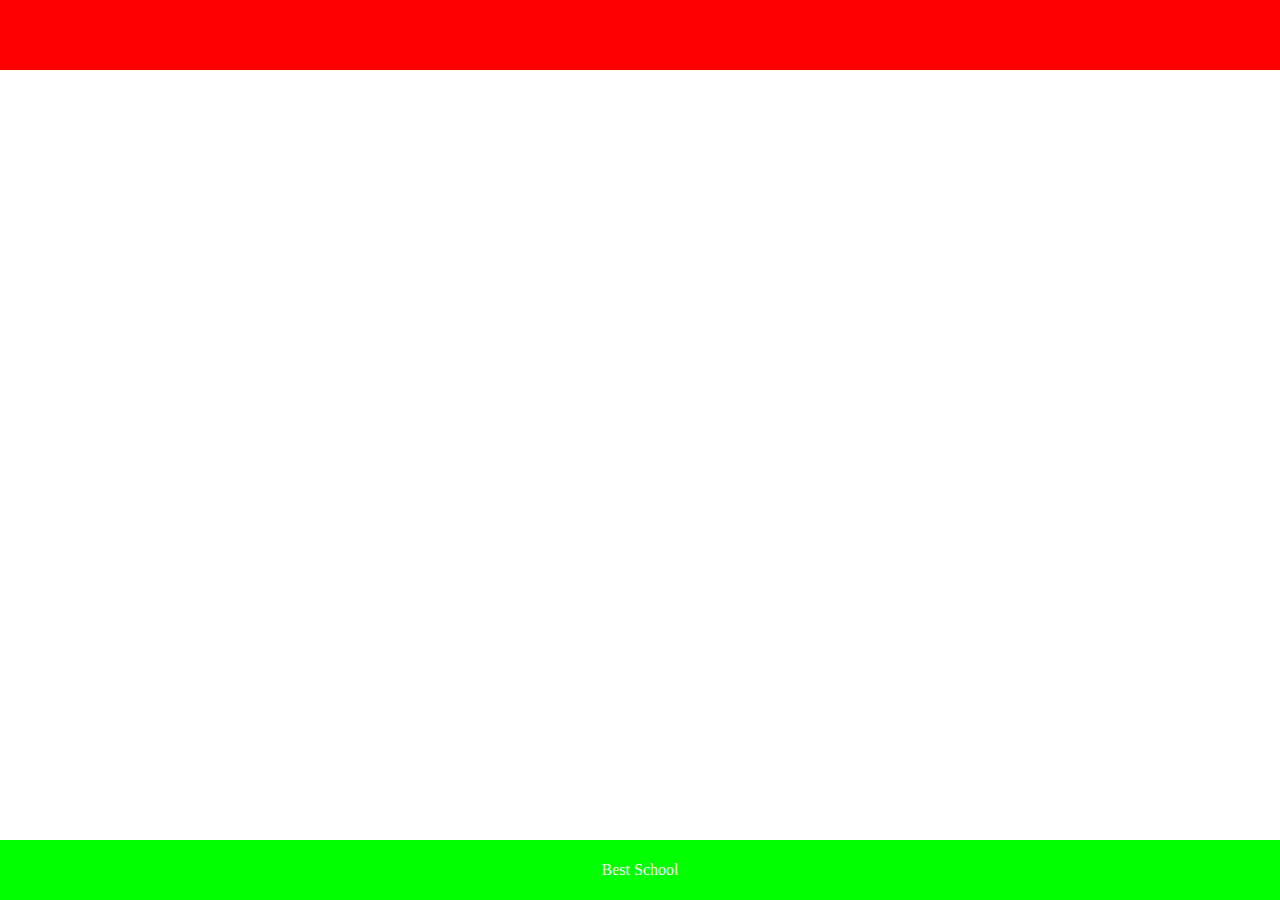
<file: web_static/0-index.html>
<!DOCTYPE html>
<html lang="en">
<head>
  <meta charset="UTF-8">
  <meta name="viewport" content="width=device-width, initial-scale=1.0">
  <title>AirBnB</title>
</head>
<body style="margin: 0; padding: 0;">
  <header style="background-color: #FF0000; color: white; height: 70px; width: 100%;">
  </header>
  
  <footer style="background-color: #00FF00; color: white; text-align: center; height: 60px; width: 100%; display: flex; justify-content: center; align-items: center; position: fixed; bottom: 0;">
    Best School
  </footer>
</body>
</html>
</file>
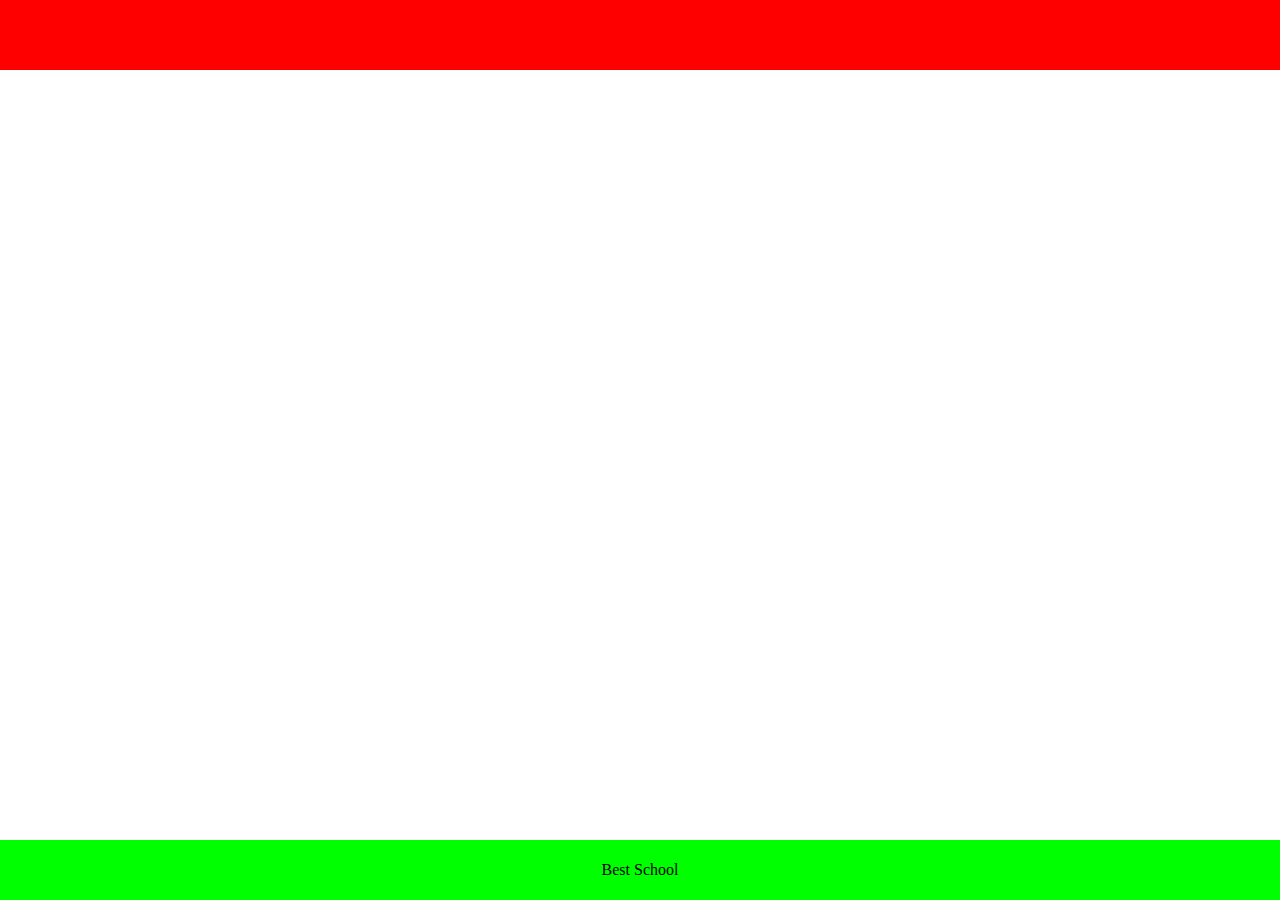
<file: web_static/1-index.html>
<!DOCTYPE html>
<html lang="en">
<head>
  <meta charset="UTF-8">
  <meta name="viewport" content="width=device-width, initial-scale=1.0">
  <title>AirBnB</title>
  <style>
    body {
      margin: 0;
      padding: 0;
    }
    header {
        background-color: #FF0000;
        height: 70px;
        width: 100%;
    }
    footer {
        background-color: #00FF00;
        height: 60px;
        width: 100%;
        display: flex;
        justify-content: center;
        align-items: center;
        position: fixed;
        bottom: 0
    }
  </style>
</head>
<body style="margin: 0; padding: 0;">
  <header>
  </header>
  
  <footer>
    Best School
  </footer>
</body>
</html>
</file>
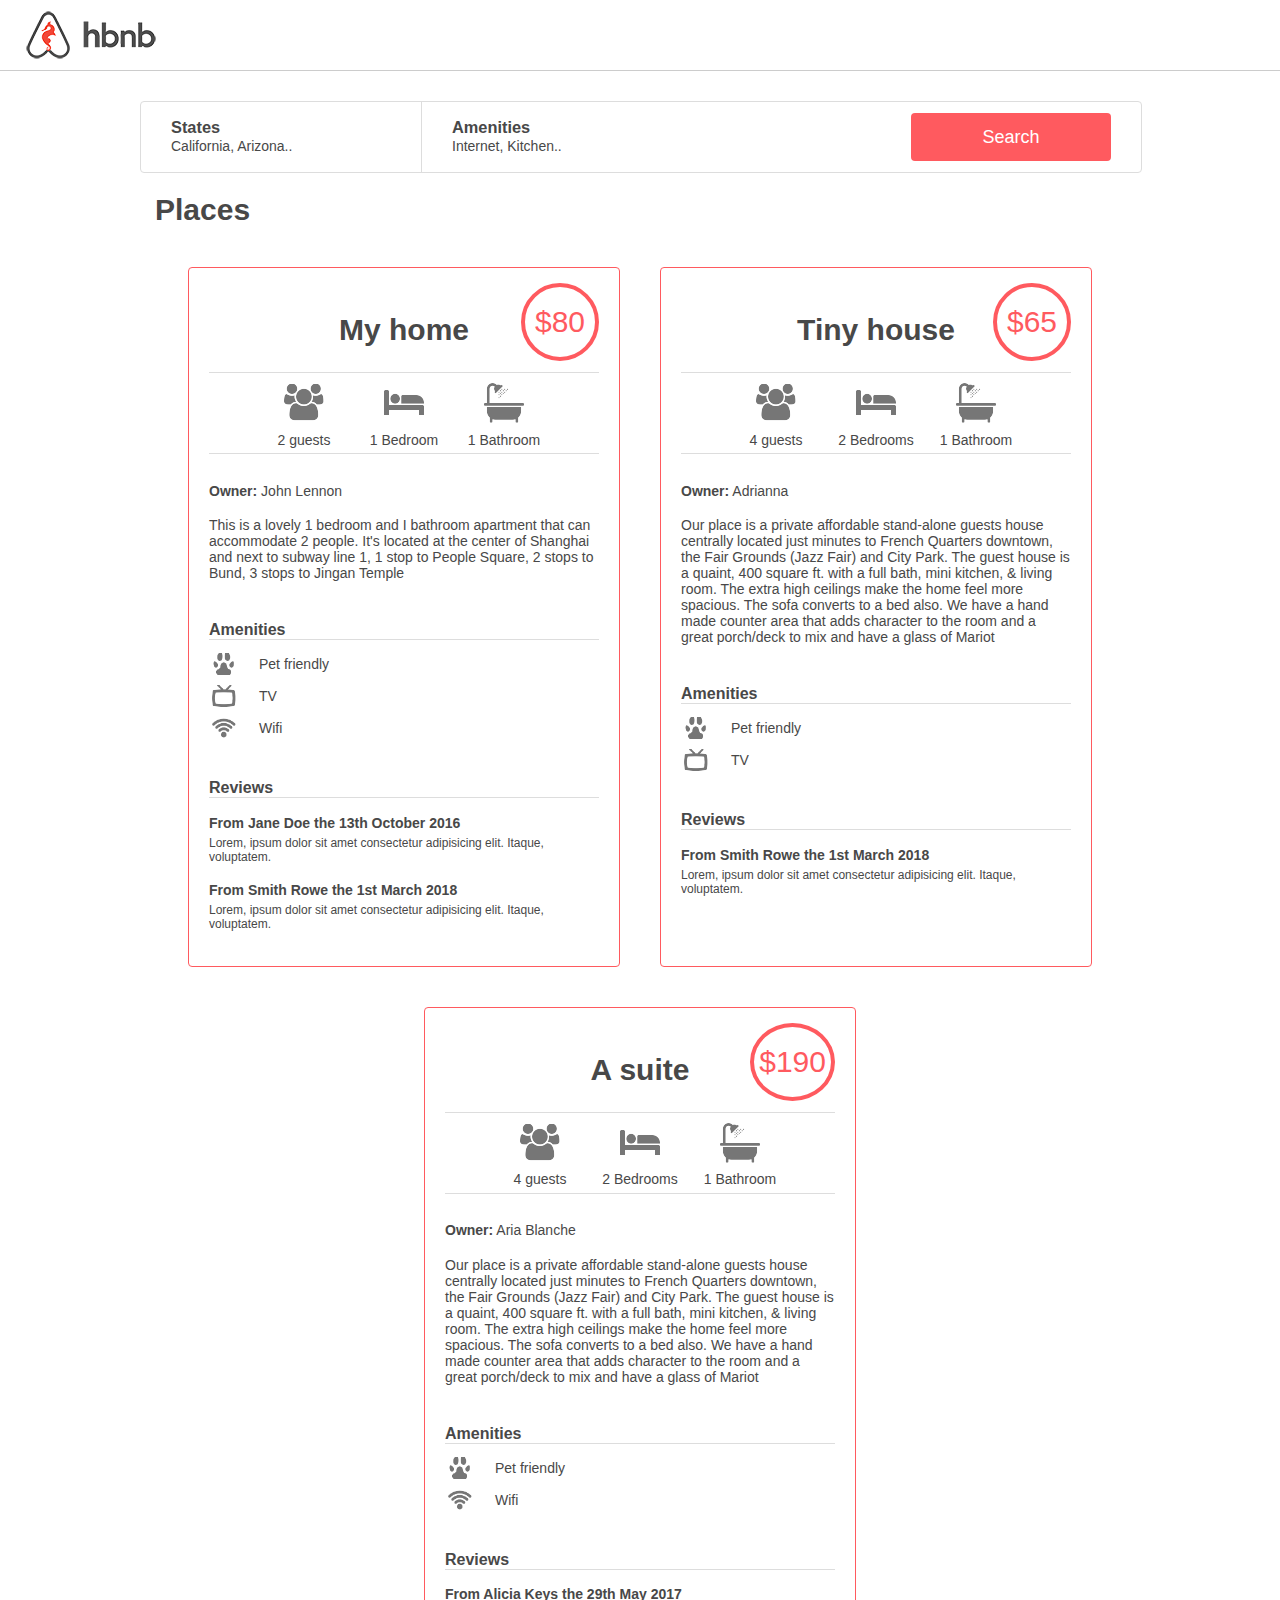
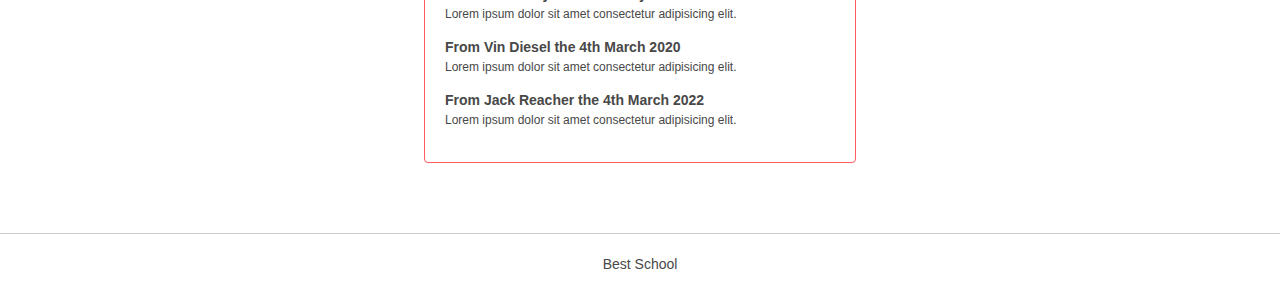
<file: web_static/102-index.html>
<!DOCTYPE html>
<html lang="en">
  <head>
    <meta charset="UTF-8" />
    <meta http-equiv="X-UA-Compatible" content="IE=edge" />
    <meta name="viewport" content="width=device-width, initial-scale=1.0" />
    <title>AirBnB Clone</title>
    <link rel="shortcut icon" href="images/icon.png" type="image/x-icon" />
    <link rel="stylesheet" href="styles/102-common.css" />
    <link rel="stylesheet" href="styles/102-header.css" />
    <link rel="stylesheet" href="styles/102-filters.css" />
    <link rel="stylesheet" href="styles/102-places.css" />
    <link rel="stylesheet" href="styles/102-footer.css" />
  </head>
  <body>
    <header></header>
    <div class="container">
      <section class="filters">
        <div class="locations">
          <h3>States</h3>
          <h4>California, Arizona..</h4>
          <ul class="popover">
            <li>
              <ul>
                <li class="heading">California:</li>
                <li>San Diego</li>
                <li>Berkeley</li>
              </ul>
            </li>
            <li>
              <ul>
                <li class="heading">Illinois:</li>
                <li>Chicago</li>
                <li>Miami</li>
              </ul>
            </li>
          </ul>
        </div>
        <div class="amenities">
          <h3>Amenities</h3>
          <h4>Internet, Kitchen..</h4>
          <ul class="popover">
            <li>
              <ul>
                <li>Internet</li>
                <li>Kitchen</li>
                <li>Wifi</li>
              </ul>
            </li>
          </ul>
        </div>
        <button>Search</button>
      </section>
      <section class="places">
        <h1>Places</h1>
        <article>
          <h2>My home</h2>
          <div class="price_by_night">&#36;80</div>
          <div class="information">
            <div class="max_guest"><h4>2 guests</h4></div>
            <div class="number_rooms"><h4>1 Bedroom</h4></div>
            <div class="number_bathrooms"><h4>1 Bathroom</h4></div>
          </div>
          <div class="user">
            <h4><span>Owner:</span> John Lennon</h4>
          </div>
          <div class="description">
            This is a lovely 1 bedroom and I bathroom apartment that can
            accommodate 2 people. It's located at the center of Shanghai and
            next to subway line 1, 1 stop to People Square, 2 stops to Bund, 3
            stops to Jingan Temple
          </div>
          <div class="amenities">
            <h2>Amenities</h2>
            <ul>
              <li class="pet">Pet friendly</li>
              <li class="tv">TV</li>
              <li class="wifi">Wifi</li>
            </ul>
          </div>
          <div class="reviews">
            <h2>Reviews</h2>
            <ul>
              <li>
                <h3>From Jane Doe the 13th October 2016</h3>
                <p>
                  Lorem, ipsum dolor sit amet consectetur adipisicing elit.
                  Itaque, voluptatem.
                </p>
              </li>
              <li>
                <h3>From Smith Rowe the 1st March 2018</h3>
                <p>
                  Lorem, ipsum dolor sit amet consectetur adipisicing elit.
                  Itaque, voluptatem.
                </p>
              </li>
            </ul>
          </div>
        </article>
        <article>
          <h2>Tiny house</h2>
          <div class="price_by_night">&#36;65</div>
          <div class="information">
            <div class="max_guest"><h4>4 guests</h4></div>
            <div class="number_rooms"><h4>2 Bedrooms</h4></div>
            <div class="number_bathrooms"><h4>1 Bathroom</h4></div>
          </div>
          <div class="user">
            <h4><span>Owner:</span> Adrianna</h4>
          </div>
          <div class="description">
            Our place is a private affordable stand-alone guests house centrally
            located just minutes to French Quarters downtown, the Fair Grounds
            (Jazz Fair) and City Park. The guest house is a quaint, 400 square
            ft. with a full bath, mini kitchen, & living room. The extra high
            ceilings make the home feel more spacious. The sofa converts to a
            bed also. We have a hand made counter area that adds character to
            the room and a great porch/deck to mix and have a glass of Mariot
          </div>
          <div class="amenities">
            <h2>Amenities</h2>
            <ul>
              <li class="pet">Pet friendly</li>
              <li class="tv">TV</li>
            </ul>
          </div>
          <div class="reviews">
            <h2>Reviews</h2>
            <ul>
              <li>
                <h3>From Smith Rowe the 1st March 2018</h3>
                <p>
                  Lorem, ipsum dolor sit amet consectetur adipisicing elit.
                  Itaque, voluptatem.
                </p>
              </li>
            </ul>
          </div>
        </article>
        <article>
          <h2>A suite</h2>
          <div class="price_by_night">&#36;190</div>
          <div class="information">
            <div class="max_guest"><h4>4 guests</h4></div>
            <div class="number_rooms"><h4>2 Bedrooms</h4></div>
            <div class="number_bathrooms"><h4>1 Bathroom</h4></div>
          </div>
          <div class="user">
            <h4><span>Owner:</span> Aria Blanche</h4>
          </div>
          <div class="description">
            Our place is a private affordable stand-alone guests house centrally
            located just minutes to French Quarters downtown, the Fair Grounds
            (Jazz Fair) and City Park. The guest house is a quaint, 400 square
            ft. with a full bath, mini kitchen, & living room. The extra high
            ceilings make the home feel more spacious. The sofa converts to a
            bed also. We have a hand made counter area that adds character to
            the room and a great porch/deck to mix and have a glass of Mariot
          </div>
          <div class="amenities">
            <h2>Amenities</h2>
            <ul>
              <li class="pet">Pet friendly</li>
              <li class="wifi">Wifi</li>
            </ul>
          </div>
          <div class="reviews">
            <h2>Reviews</h2>
            <ul>
              <li>
                <h3>From Alicia Keys the 29th May 2017</h3>
                <p>Lorem ipsum dolor sit amet consectetur adipisicing elit.</p>
              </li>
              <li>
                <h3>From Vin Diesel the 4th March 2020</h3>
                <p>Lorem ipsum dolor sit amet consectetur adipisicing elit.</p>
              </li>
              <li>
                <h3>From Jack Reacher the 4th March 2022</h3>
                <p>Lorem ipsum dolor sit amet consectetur adipisicing elit.</p>
              </li>
            </ul>
          </div>
        </article>
      </section>
    </div>
    <footer>Best School</footer>
  </body>
</html>
</file>
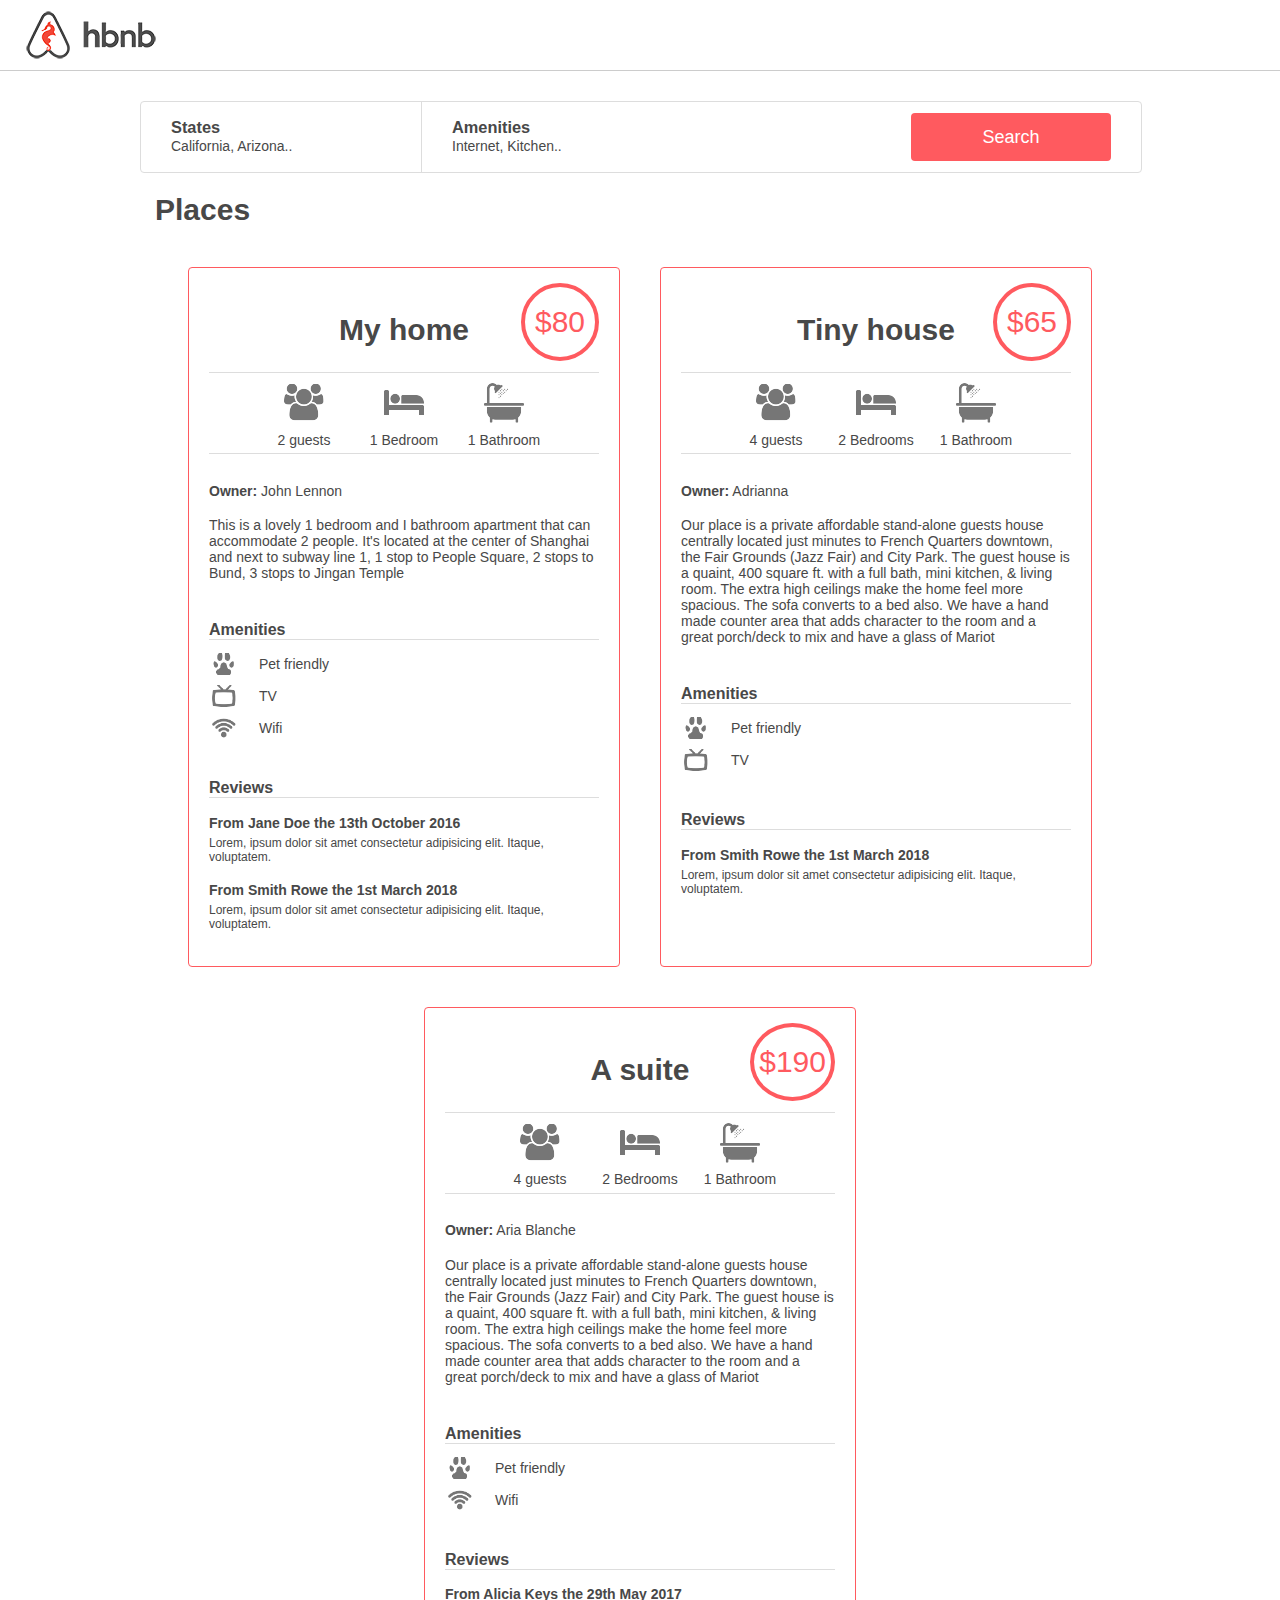
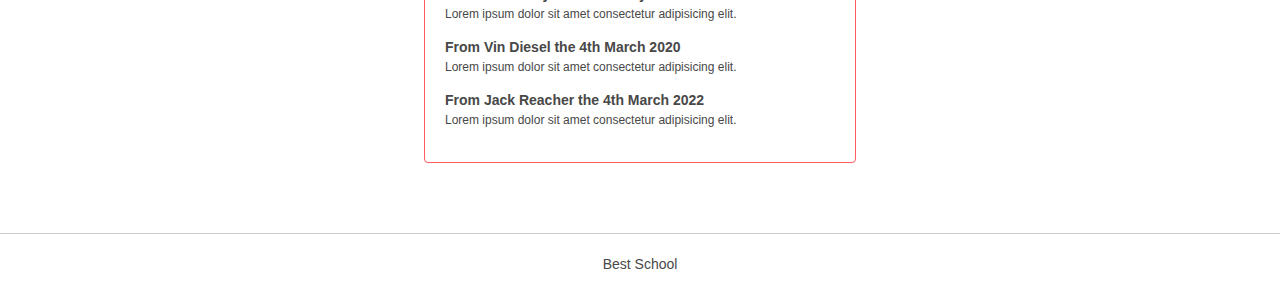
<file: web_static/103-index.html>
<!DOCTYPE html>
<html lang="en">
  <head>
    <meta charset="UTF-8" />
    <meta http-equiv="X-UA-Compatible" content="IE=edge" />
    <meta name="viewport" content="width=device-width, initial-scale=1.0" />
    <title>AirBnB Clone</title>
    <link rel="shortcut icon" href="images/icon.png" type="image/x-icon" />
    <link rel="stylesheet" href="styles/103-common.css" />
    <link rel="stylesheet" href="styles/103-header.css" />
    <link rel="stylesheet" href="styles/103-filters.css" />
    <link rel="stylesheet" href="styles/103-places.css" />
    <link rel="stylesheet" href="styles/103-footer.css" />
  </head>
  <body>
    <header></header>
    <div class="container">
      <section class="filters" role="search">
        <div class="locations">
          <h3>States</h3>
          <h4>California, Arizona..</h4>
          <ul class="popover">
            <li>
              <ul>
                <li class="heading">California:</li>
                <li>San Diego</li>
                <li>Berkeley</li>
              </ul>
            </li>
            <li>
              <ul>
                <li class="heading">Illinois:</li>
                <li>Chicago</li>
                <li>Miami</li>
              </ul>
            </li>
          </ul>
        </div>
        <div class="amenities">
          <h3>Amenities</h3>
          <h4>Internet, Kitchen..</h4>
          <ul class="popover">
            <li>
              <ul>
                <li>Internet</li>
                <li>Kitchen</li>
                <li>Wifi</li>
              </ul>
            </li>
          </ul>
        </div>
        <button>Search</button>
      </section>
      <section class="places">
        <h1>Places</h1>
        <article>
          <h2>My home</h2>
          <div class="price_by_night">&#36;80</div>
          <div class="information">
            <div class="max_guest"><h4>2 guests</h4></div>
            <div class="number_rooms"><h4>1 Bedroom</h4></div>
            <div class="number_bathrooms"><h4>1 Bathroom</h4></div>
          </div>
          <div class="user">
            <h4><span>Owner:</span> John Lennon</h4>
          </div>
          <div class="description">
            This is a lovely 1 bedroom and I bathroom apartment that can
            accommodate 2 people. It's located at the center of Shanghai and
            next to subway line 1, 1 stop to People Square, 2 stops to Bund, 3
            stops to Jingan Temple
          </div>
          <div class="amenities">
            <h2>Amenities</h2>
            <ul>
              <li class="pet">Pet friendly</li>
              <li class="tv">TV</li>
              <li class="wifi">Wifi</li>
            </ul>
          </div>
          <div class="reviews">
            <h2>Reviews</h2>
            <ul>
              <li>
                <h3>From Jane Doe the 13th October 2016</h3>
                <p>
                  Lorem, ipsum dolor sit amet consectetur adipisicing elit.
                  Itaque, voluptatem.
                </p>
              </li>
              <li>
                <h3>From Smith Rowe the 1st March 2018</h3>
                <p>
                  Lorem, ipsum dolor sit amet consectetur adipisicing elit.
                  Itaque, voluptatem.
                </p>
              </li>
            </ul>
          </div>
        </article>
        <article>
          <h2>Tiny house</h2>
          <div class="price_by_night">&#36;65</div>
          <div class="information">
            <div class="max_guest"><h4>4 guests</h4></div>
            <div class="number_rooms"><h4>2 Bedrooms</h4></div>
            <div class="number_bathrooms"><h4>1 Bathroom</h4></div>
          </div>
          <div class="user">
            <h4><span>Owner:</span> Adrianna</h4>
          </div>
          <div class="description">
            Our place is a private affordable stand-alone guests house centrally
            located just minutes to French Quarters downtown, the Fair Grounds
            (Jazz Fair) and City Park. The guest house is a quaint, 400 square
            ft. with a full bath, mini kitchen, & living room. The extra high
            ceilings make the home feel more spacious. The sofa converts to a
            bed also. We have a hand made counter area that adds character to
            the room and a great porch/deck to mix and have a glass of Mariot
          </div>
          <div class="amenities">
            <h2>Amenities</h2>
            <ul>
              <li class="pet">Pet friendly</li>
              <li class="tv">TV</li>
            </ul>
          </div>
          <div class="reviews">
            <h2>Reviews</h2>
            <ul>
              <li>
                <h3>From Smith Rowe the 1st March 2018</h3>
                <p>
                  Lorem, ipsum dolor sit amet consectetur adipisicing elit.
                  Itaque, voluptatem.
                </p>
              </li>
            </ul>
          </div>
        </article>
        <article>
          <h2>A suite</h2>
          <div class="price_by_night">&#36;190</div>
          <div class="information">
            <div class="max_guest"><h4>4 guests</h4></div>
            <div class="number_rooms"><h4>2 Bedrooms</h4></div>
            <div class="number_bathrooms"><h4>1 Bathroom</h4></div>
          </div>
          <div class="user">
            <h4><span>Owner:</span> Aria Blanche</h4>
          </div>
          <div class="description">
            Our place is a private affordable stand-alone guests house centrally
            located just minutes to French Quarters downtown, the Fair Grounds
            (Jazz Fair) and City Park. The guest house is a quaint, 400 square
            ft. with a full bath, mini kitchen, & living room. The extra high
            ceilings make the home feel more spacious. The sofa converts to a
            bed also. We have a hand made counter area that adds character to
            the room and a great porch/deck to mix and have a glass of Mariot
          </div>
          <div class="amenities">
            <h2>Amenities</h2>
            <ul>
              <li class="pet">Pet friendly</li>
              <li class="wifi">Wifi</li>
            </ul>
          </div>
          <div class="reviews">
            <h2>Reviews</h2>
            <ul>
              <li>
                <h3>From Alicia Keys the 29th May 2017</h3>
                <p>Lorem ipsum dolor sit amet consectetur adipisicing elit.</p>
              </li>
              <li>
                <h3>From Vin Diesel the 4th March 2020</h3>
                <p>Lorem ipsum dolor sit amet consectetur adipisicing elit.</p>
              </li>
              <li>
                <h3>From Jack Reacher the 4th March 2022</h3>
                <p>Lorem ipsum dolor sit amet consectetur adipisicing elit.</p>
              </li>
            </ul>
          </div>
        </article>
      </section>
    </div>
    <footer>Best School</footer>
  </body>
</html>
</file>
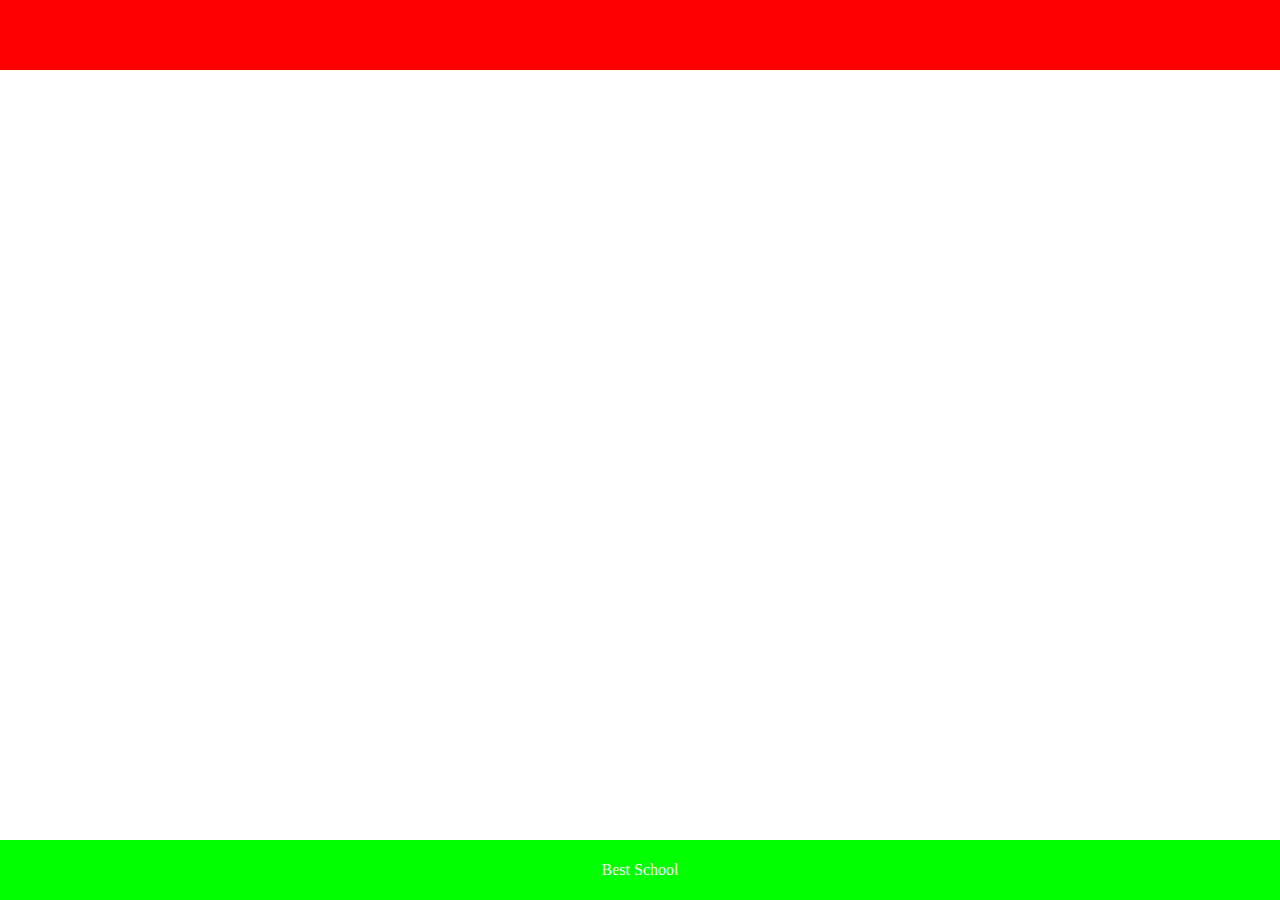
<file: web_static/2-index.html>
<!DOCTYPE html>
<html lang="en">
<head>
    <meta charset="UTF-8">
    <meta name="viewport" content="width=device-width, initial-scale=1.0">
    <title>AirBnB</title>
    <link rel="stylesheet" href="./styles/2-footer.css">
    <link rel="stylesheet" href="./styles/2-header.css">
    <link rel="stylesheet" href="./styles/2-common.css">

</head>
<body>
  <header>
  </header>
  
  <footer>
    Best School
  </footer>
</body>
</html>
</file>
<file: web_static/styles/102-common.css>
body {
  margin: 0;
  padding: 0;
  color: #484848;
  font-size: 14px;
  font-family: Circular, "Helvetica Neue", Helvetica, Arial, sans-serif;
}

.container {
  max-width: 1000px;
  margin: 30px auto;
}

@media (max-width: 768px) {
  body {
    overflow-x: hidden;
  }
  .container {
    max-width: 700px;
  }
}

@media (max-width: 425px) {
  .container {
    max-width: 400px;
  }
}
</file>
<file: web_static/styles/102-header.css>
header {
  background-color: #ffffff;
  height: 70px;
  width: 100%;
  border-bottom: 1px solid #cccccc;
  background-image: url(../images/logo.png);
  background-repeat: no-repeat;
  background-position: 20px center;
}
</file>
<file: web_static/styles/102-filters.css>
.filters {
  background-color: #fff;
  height: 70px;
  width: 100%;
  border: 1px solid #dddddd;
  border-radius: 4px;
  position: relative;
  display: flex;
}

.filters button {
  font-size: 18px;
  background-color: #ff5a5f;
  color: #ffffff;
  height: 48px;
  width: 20%;
  border: 0;
  border-radius: 4px;
  position: absolute;
  top: 50%;
  right: 30px;
  transform: translateY(-50%);
}

.filters button:hover {
  opacity: 0.9;
}

.filters .locations,
.filters .amenities {
  height: 100%;
  width: 25%;
  margin-left: 30px;
  position: relative;
}

.locations {
  border-right: 1px solid #dddddd;
}

.filters .locations h3,
.filters .amenities h3 {
  font-weight: 600;
  margin-bottom: 1px;
}

.filters .locations h4,
.filters .amenities h4 {
  font-weight: 400;
  font-size: 14px;
  margin: 0 auto;
}

ul {
  list-style: none;
}

.popover {
  background-color: #fafafa;
  width: calc(100% + 31px);
  border: 1px solid #dddddd;
  border-radius: 4px;
  box-sizing: border-box;
  position: absolute;
  top: 0;
  left: -30px;
  margin-top: 70px;
  padding: 15px 0;
  display: none;
  z-index: 999;
}

ul li {
  padding: 3px 0;
}

.heading {
  font-size: 16px;
  margin: 0 0 0 -20px;
  font-weight: 600;
}

.filters div:hover .popover {
  display: block;
}
</file>
<file: web_static/styles/102-places.css>
.places {
  display: flex;
  flex-wrap: wrap;
  justify-content: center;
  margin-bottom: 50px;
}

.places h1 {
  font-size: 30px;
  width: 100%;
  margin-left: 15px;
}

.places article {
  width: 390px;
  padding: 20px;
  margin: 20px;
  border: 1px solid #ff5a5f;
  border-radius: 4px;
  position: relative;
}

.places article h2 {
  font-size: 30px;
  display: flex;
  justify-content: center;
}

.price_by_night {
  color: #ff5a5f;
  border: 4px solid #ff5a5f;
  border-radius: 50%;
  min-width: 60px;
  height: 60px;
  font-size: 30px;
  display: flex;
  justify-content: center;
  align-items: center;
  position: absolute;
  right: 20px;
  top: 15px;
  padding: 5px;
}

.information {
  height: 80px;
  border-top: 1px solid #ddd;
  border-bottom: 1px solid #ddd;
  display: flex;
  justify-content: center;
}

.max_guest,
.number_rooms,
.number_bathrooms {
  width: 100px;
  background-repeat: no-repeat;
  background-position: center 5px;
  text-align: center;
  padding: 40px 0 15px;
}

.max_guest {
  background-image: url("../images/icon_group.png");
}

.number_rooms {
  background-image: url("../images/icon_bed.png");
}

.number_bathrooms {
  background-image: url("../images/icon_bath.png");
}

.user {
  padding-top: 10px;
}

h4 {
  font-weight: 100;
}

.user h4 span {
  font-weight: bold;
}

.description {
  text-align: left;
}

.places .amenities,
.places .reviews {
  margin-top: 40px;
}

.places .amenities h2,
.places .reviews h2 {
  font-size: 16px;
  border-bottom: 1px solid #dddddd;
  display: flex;
  justify-content: flex-start;
}

.places .amenities ul,
.places .reviews ul {
  margin: 0;
  padding: 0;
}

.places .amenities .pet,
.places .amenities .tv,
.places .amenities .wifi {
  background-repeat: no-repeat;
  background-position: center left;
  background-size: 30px;
  padding-left: 50px;
  margin-top: 10px;
}

.places .amenities .pet {
  background-image: url("../images/icon_pets.png");
}

.places .amenities .tv {
  background-image: url("../images/icon_tv.png");
}

.places .amenities .wifi {
  background-image: url("../images/icon_wifi.png");
}

.reviews h3 {
  margin: 0;
  font-size: 14px;
}

.reviews p {
  margin-top: 5px;
  font-size: 12px;
}

@media (max-width: 768px) {
  .places article h2 {
    justify-content: space-between;
  }
}
</file>
<file: web_static/styles/102-footer.css>
footer {
  background-color: #ffffff;
  height: 60px;
  width: 100%;
  display: flex;
  justify-content: center;
  align-items: center;
  border-top: 1px solid #cccccc;
}
</file>
<file: web_static/styles/103-common.css>
body {
  margin: 0;
  padding: 0;
  color: #484848;
  font-size: 14px;
  font-family: Circular, "Helvetica Neue", Helvetica, Arial, sans-serif;
}

.container {
  max-width: 1000px;
  margin: 30px auto;
}

@media (max-width: 768px) {
  body {
    overflow-x: hidden;
  }
  .container {
    max-width: 700px;
  }
}

@media (max-width: 425px) {
  .container {
    max-width: 400px;
  }
}
</file>
<file: web_static/styles/103-header.css>
header {
  background-color: #ffffff;
  height: 70px;
  width: 100%;
  border-bottom: 1px solid #cccccc;
  background-image: url(../images/logo.png);
  background-repeat: no-repeat;
  background-position: 20px center;
}
</file>
<file: web_static/styles/103-filters.css>
.filters {
  background-color: #fff;
  height: 70px;
  width: 100%;
  border: 1px solid #dddddd;
  border-radius: 4px;
  position: relative;
  display: flex;
}

.filters button {
  font-size: 18px;
  background-color: #ff5a5f;
  color: #ffffff;
  height: 48px;
  width: 20%;
  border: 0;
  border-radius: 4px;
  position: absolute;
  top: 50%;
  right: 30px;
  transform: translateY(-50%);
}

.filters button:hover {
  opacity: 0.9;
}

.filters .locations,
.filters .amenities {
  height: 100%;
  width: 25%;
  margin-left: 30px;
  position: relative;
}

.locations {
  border-right: 1px solid #dddddd;
}

.filters .locations h3,
.filters .amenities h3 {
  font-weight: 600;
  margin-bottom: 1px;
}

.filters .locations h4,
.filters .amenities h4 {
  font-weight: 400;
  font-size: 14px;
  margin: 0 auto;
}

ul {
  list-style: none;
}

.popover {
  background-color: #fafafa;
  width: calc(100% + 31px);
  border: 1px solid #dddddd;
  border-radius: 4px;
  box-sizing: border-box;
  position: absolute;
  top: 0;
  left: -30px;
  margin-top: 70px;
  padding: 15px 0;
  display: none;
  z-index: 999;
}

ul li {
  padding: 3px 0;
}

.heading {
  font-size: 16px;
  margin: 0 0 0 -20px;
  font-weight: 600;
}

.filters div:hover .popover {
  display: block;
}
</file>
<file: web_static/styles/103-places.css>
.places {
  display: flex;
  flex-wrap: wrap;
  justify-content: center;
  margin-bottom: 50px;
}

.places h1 {
  font-size: 30px;
  width: 100%;
  margin-left: 15px;
}

.places article {
  width: 390px;
  padding: 20px;
  margin: 20px;
  border: 1px solid #ff5a5f;
  border-radius: 4px;
  position: relative;
}

.places article h2 {
  font-size: 30px;
  display: flex;
  justify-content: center;
}

.price_by_night {
  color: #ff5a5f;
  border: 4px solid #ff5a5f;
  border-radius: 50%;
  min-width: 60px;
  height: 60px;
  font-size: 30px;
  display: flex;
  justify-content: center;
  align-items: center;
  position: absolute;
  right: 20px;
  top: 15px;
  padding: 5px;
}

.information {
  height: 80px;
  border-top: 1px solid #ddd;
  border-bottom: 1px solid #ddd;
  display: flex;
  justify-content: center;
}

.max_guest,
.number_rooms,
.number_bathrooms {
  width: 100px;
  background-repeat: no-repeat;
  background-position: center 5px;
  text-align: center;
  padding: 40px 0 15px;
}

.max_guest {
  background-image: url("../images/icon_group.png");
}

.number_rooms {
  background-image: url("../images/icon_bed.png");
}

.number_bathrooms {
  background-image: url("../images/icon_bath.png");
}

.user {
  padding-top: 10px;
}

h4 {
  font-weight: 100;
}

.user h4 span {
  font-weight: bold;
}

.description {
  text-align: left;
}

.places .amenities,
.places .reviews {
  margin-top: 40px;
}

.places .amenities h2,
.places .reviews h2 {
  font-size: 16px;
  border-bottom: 1px solid #dddddd;
  display: flex;
  justify-content: flex-start;
}

.places .amenities ul,
.places .reviews ul {
  margin: 0;
  padding: 0;
}

.places .amenities .pet,
.places .amenities .tv,
.places .amenities .wifi {
  background-repeat: no-repeat;
  background-position: center left;
  background-size: 30px;
  padding-left: 50px;
  margin-top: 10px;
}

.places .amenities .pet {
  background-image: url("../images/icon_pets.png");
}

.places .amenities .tv {
  background-image: url("../images/icon_tv.png");
}

.places .amenities .wifi {
  background-image: url("../images/icon_wifi.png");
}

.reviews h3 {
  margin: 0;
  font-size: 14px;
}

.reviews p {
  margin-top: 5px;
  font-size: 12px;
}

@media (max-width: 768px) {
  .places article h2 {
    justify-content: space-between;
  }
}
</file>
<file: web_static/styles/103-footer.css>
footer {
  background-color: #ffffff;
  height: 60px;
  width: 100%;
  display: flex;
  justify-content: center;
  align-items: center;
  border-top: 1px solid #cccccc;
}
</file>
<file: web_static/styles/2-footer.css>
footer {
    background-color: #00FF00;
    color: white;
    height: 60px;
    width: 100%;
    display: flex;
    justify-content: center;
    align-items: center;
    position: fixed;
    bottom: 0
}
</file>
<file: web_static/styles/2-header.css>
header {
    background-color: #FF0000;
    color: white;
    height: 70px;
    width: 100%;
}
</file>
<file: web_static/styles/2-common.css>
body {
    margin: 0;
    padding: 0;
}
</file>
